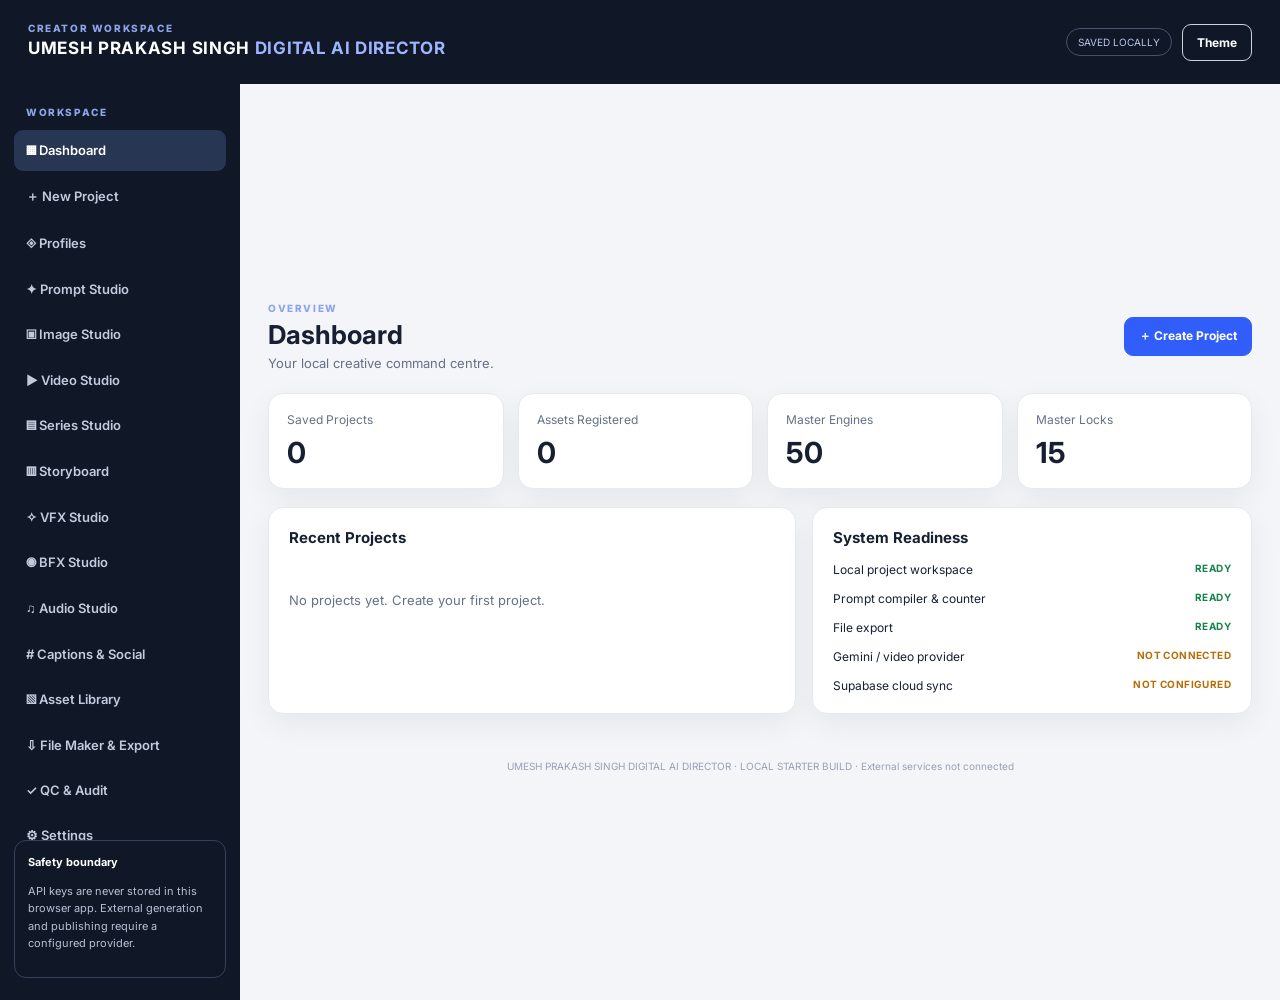
<file: index.html>
<!doctype html><html lang="en"><head><meta charset="utf-8"><meta name="viewport" content="width=device-width,initial-scale=1"><meta http-equiv="refresh" content="0; url=app/index.html"><title>Opening Digital AI Director</title></head><body><p>Opening <a href="app/index.html">Digital AI Director</a>…</p></body></html>
</file>
<file: app/styles.css>
:root{--bg:#f3f5f9;--surface:#fff;--text:#172033;--muted:#667085;--line:#e5e9f0;--nav:#101827;--accent:#315efb;--green:#16834a;--amber:#b76e08;--red:#c62828;--shadow:0 10px 30px rgba(16,24,39,.06)}*{box-sizing:border-box}body{margin:0;background:var(--bg);color:var(--text);font-family:Inter,"Noto Sans Devanagari",sans-serif}.topbar{height:auto;min-height:84px;background:var(--nav);color:white;display:flex;align-items:center;justify-content:space-between;padding:18px 28px;gap:18px}.topbar h1{font-size:17px;letter-spacing:.04em;margin:4px 0}.topbar h1 span{color:#9eb5ff}.eyebrow,.side-label{font-size:10px;font-weight:800;letter-spacing:.16em;color:#8da5e8}.top-actions{display:flex;gap:10px;align-items:center}.pill{border:1px solid #46516a;border-radius:99px;padding:7px 11px;font-size:10px;color:#b9c7e8}.layout{display:grid;grid-template-columns:240px 1fr;min-height:calc(100vh - 84px)}.sidebar{background:var(--nav);color:#d7deec;padding:22px 14px;display:flex;flex-direction:column}.side-label{padding:0 12px 12px}.sidebar nav{display:grid;gap:5px}.nav-item{border:0;background:transparent;color:#c2cadd;text-align:left;padding:12px;border-radius:9px;font:600 13px Inter,"Noto Sans Devanagari";cursor:pointer}.nav-item:hover,.nav-item.active{background:#263653;color:white}.side-note{margin-top:auto;border:1px solid #34425b;border-radius:12px;padding:13px;font-size:11px;color:#b7c1d5;line-height:1.6}.side-note b{color:white}.main{padding:28px;max-width:1500px;width:100%;margin:auto}.view{display:none}.view.active{display:block}.page-head{display:flex;justify-content:space-between;align-items:center;margin-bottom:22px;gap:16px}.page-head h2{font-size:26px;margin:5px 0}.page-head p{color:var(--muted);margin:0;font-size:13px}.stat-grid{display:grid;grid-template-columns:repeat(4,1fr);gap:14px;margin-bottom:18px}.stat,.panel{background:var(--surface);border:1px solid var(--line);border-radius:15px;box-shadow:var(--shadow)}.stat{padding:18px}.stat span{display:block;color:var(--muted);font-size:12px}.stat strong{font-size:29px;display:block;margin-top:8px}.grid-two{display:grid;grid-template-columns:1.2fr 1fr;gap:16px}.panel{padding:20px;margin-bottom:16px}.panel h3{font-size:15px;margin:0 0 15px}.empty{color:var(--muted);font-size:13px;padding:15px 0}.readiness{display:grid;gap:14px}.readiness div{display:flex;justify-content:space-between;gap:12px;font-size:12px}.good,.warn{font-size:10px;letter-spacing:.04em}.good{color:var(--green)}.warn{color:var(--amber)}.button{border:1px solid var(--line);background:white;border-radius:9px;padding:10px 14px;font-weight:700;font-size:12px;cursor:pointer;color:var(--text);font-family:inherit}.button:hover{filter:brightness(.97);transform:translateY(-1px)}.button.primary{background:var(--accent);border-color:var(--accent);color:white}.button.success{background:var(--green);border-color:var(--green);color:white}.button.ghost{background:transparent;color:inherit;border-color:#cbd3e1}.button.danger{color:white;background:var(--red);border-color:var(--red)}.form-grid{display:grid;grid-template-columns:1fr 1fr;gap:16px}.form-grid label{display:grid;gap:7px;font-size:12px;font-weight:700;color:#44506a}.form-grid input,.form-grid select,.form-grid textarea{width:100%;border:1px solid #d9dfeb;border-radius:9px;padding:11px 12px;font:13px Inter,"Noto Sans Devanagari";color:var(--text);background:var(--surface);outline:none}.form-grid input:focus,.form-grid select:focus,.form-grid textarea:focus{border-color:var(--accent);box-shadow:0 0 0 3px #315efb1a}.full{grid-column:1/-1}.form-actions,.export-actions{display:flex;gap:10px;flex-wrap:wrap;align-items:center}.muted{color:var(--muted);font-size:12px}.counter-row{display:flex;justify-content:space-between;font-size:12px;font-weight:700}.counter-row.over{color:var(--red)}.notice{background:#eef3ff;border:1px solid #d9e3ff;color:#34466f;padding:14px;border-radius:11px;font-size:12px;line-height:1.6;margin-top:14px}.profile-grid{display:grid;grid-template-columns:repeat(2,1fr);gap:14px}.profile-card{background:var(--surface);border:1px solid var(--line);border-radius:14px;padding:18px}.profile-card h3{margin:0 0 8px;font-size:15px}.profile-card p{font-size:12px;color:var(--muted);line-height:1.6}.tag{display:inline-block;border-radius:99px;background:#f0f3f8;padding:5px 8px;font-size:10px;margin:3px 4px 0 0}.list-panel{padding:10px 18px}.asset-row,.project-row{display:flex;justify-content:space-between;gap:12px;align-items:center;padding:12px 0;border-bottom:1px solid var(--line);font-size:12px}.asset-row:last-child,.project-row:last-child{border:0}.file-button{display:inline-flex;align-items:center;position:relative;overflow:hidden}.file-button input{position:absolute;inset:0;opacity:0;cursor:pointer}footer{text-align:center;color:#98a1b2;font-size:10px;padding:30px 0 10px}hr{border:0;border-top:1px solid var(--line);margin:22px 0}body.dark{--bg:#0c1220;--surface:#141e30;--text:#edf2fb;--muted:#9eabc1;--line:#29364d;--shadow:none}body.dark .form-grid input,body.dark .form-grid select,body.dark .form-grid textarea,body.dark .button{background:#18243a;color:var(--text);border-color:#35445e}body.dark .notice{background:#1a2945;color:#d5e0fa;border-color:#30466e}body.dark .tag{background:#263650;color:#dbe5f8}@media(max-width:900px){.layout{grid-template-columns:1fr}.sidebar{padding:10px;position:sticky;top:0;z-index:5}.sidebar nav{display:flex;overflow:auto}.nav-item{white-space:nowrap;padding:10px}.side-label,.side-note{display:none}.main{padding:18px}.stat-grid{grid-template-columns:repeat(2,1fr)}}@media(max-width:600px){.topbar{padding:14px 16px}.topbar h1{font-size:12px}.top-actions .button{padding:8px}.page-head{align-items:flex-start;flex-direction:column}.page-head h2{font-size:22px}.grid-two,.form-grid,.profile-grid{grid-template-columns:1fr}.full{grid-column:auto}.stat{padding:14px}.stat strong{font-size:24px}.main{padding:14px}.form-actions .button,.export-actions .button{flex:1}.counter-row{gap:8px;flex-wrap:wrap}}

/* Integrated module workspace refinements */
[data-module-status]{display:block;min-height:1.4em;color:var(--muted);font-size:12px;margin-top:8px}
[data-video-count]{font-size:11px;font-weight:700;color:var(--muted)}
button:focus-visible,a:focus-visible,input:focus-visible,select:focus-visible,textarea:focus-visible{outline:3px solid #7da2ff;outline-offset:2px}
button:disabled{opacity:.55;cursor:not-allowed;transform:none}
@media(max-width:600px){.sidebar{position:relative}.sidebar nav{scrollbar-width:thin}.nav-item{min-height:42px}.asset-row,.project-row{align-items:flex-start;flex-wrap:wrap}.topbar{flex-wrap:wrap}.top-actions{width:100%;justify-content:space-between}}
@media(prefers-reduced-motion:reduce){*,*::before,*::after{scroll-behavior:auto!important;transition:none!important;animation:none!important}}
</file>
